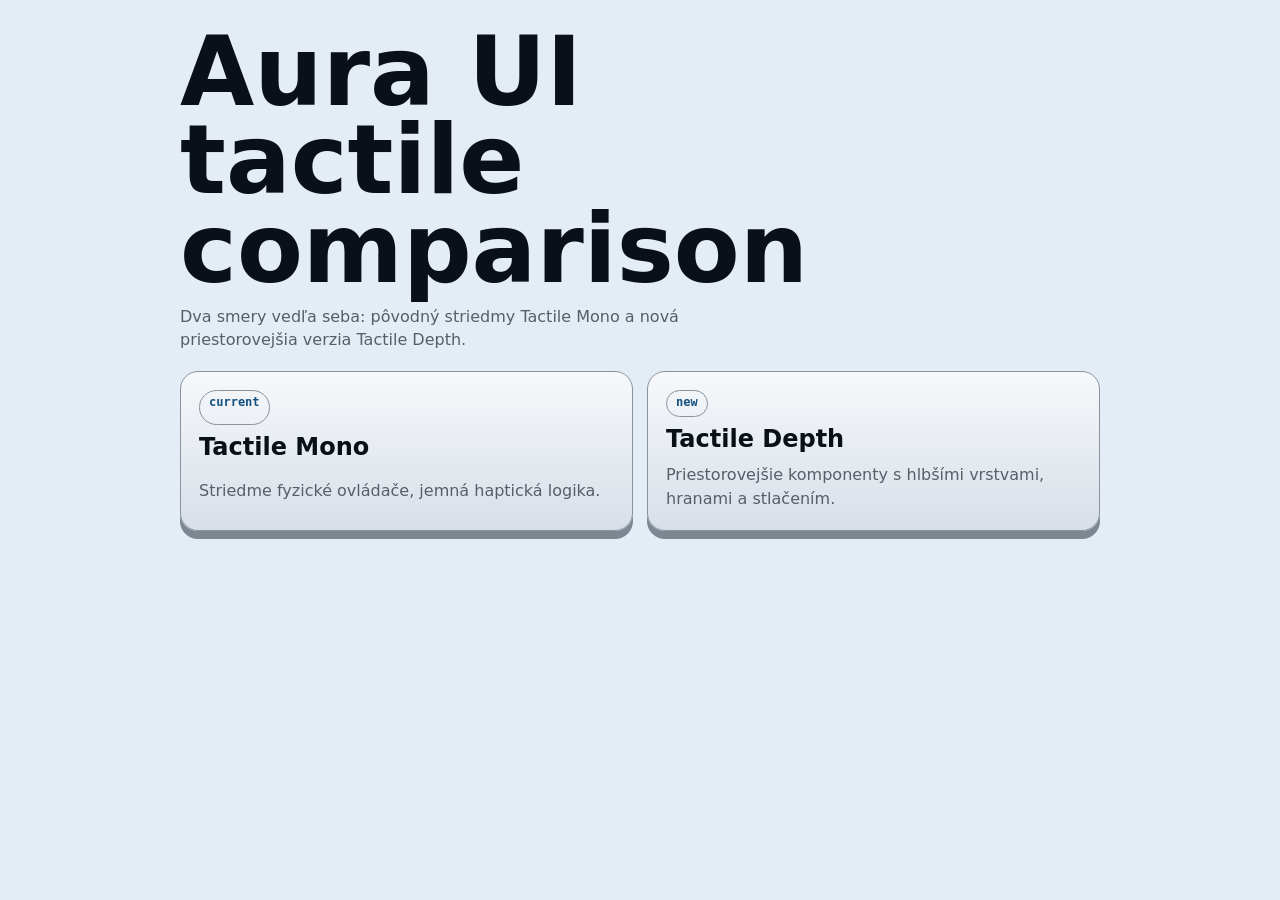
<file: index.html>
<!doctype html>
<html lang="sk">
<head>
  <meta charset="utf-8" />
  <meta name="viewport" content="width=device-width, initial-scale=1" />
  <title>Aura UI - Tactile comparison</title>
  <style>
    @layer reset, page;
    @layer reset {
      * { box-sizing: border-box; }
      body, h1, h2, p { margin: 0; }
      a { color: inherit; }
    }
    @layer page {
      :root {
        color-scheme: light dark;
        --bg: oklch(94% 0.015 250);
        --case: oklch(90% 0.014 250);
        --top: oklch(98% 0.004 250);
        --text: oklch(17% 0.018 250);
        --muted: oklch(48% 0.018 250);
        --line: oklch(66% 0.018 250);
        --cool: oklch(42% 0.1 248);
        --shadow: oklch(62% 0.018 250);
      }
      @media (prefers-color-scheme: dark) {
        :root {
          --bg: oklch(16% 0.018 250);
          --case: oklch(22% 0.018 250);
          --top: oklch(29% 0.018 250);
          --text: oklch(92% 0.012 250);
          --muted: oklch(69% 0.018 250);
          --line: oklch(42% 0.018 250);
          --cool: oklch(72% 0.1 248);
          --shadow: oklch(8% 0.012 250);
        }
      }
      body {
        min-height: 100svh;
        font-family: ui-sans-serif, system-ui, -apple-system, BlinkMacSystemFont, "Segoe UI", sans-serif;
        color: var(--text);
        background: var(--bg);
        line-height: 1.45;
      }
      main {
        width: min(920px, calc(100% - 24px));
        margin-inline: auto;
        padding: 28px 0 48px;
      }
      header {
        display: grid;
        gap: 12px;
        padding-bottom: 20px;
      }
      h1 {
        max-width: 11ch;
        font-size: clamp(46px, 15vw, 96px);
        line-height: .92;
        letter-spacing: 0;
      }
      p { max-width: 58ch; color: var(--muted); }
      nav {
        display: grid;
        grid-template-columns: repeat(auto-fit, minmax(min(100%, 270px), 1fr));
        gap: 14px;
      }
      a {
        display: grid;
        gap: 10px;
        min-height: 160px;
        padding: 18px;
        border: 1px solid var(--line);
        border-radius: 18px;
        background: linear-gradient(180deg, var(--top), var(--case));
        box-shadow: 0 8px 0 var(--shadow);
        text-decoration: none;
      }
      a:active { transform: translateY(5px); box-shadow: 0 3px 0 var(--shadow); }
      strong { font-size: 24px; line-height: 1; }
      span { color: var(--muted); }
      code {
        width: fit-content;
        border: 1px solid var(--line);
        border-radius: 999px;
        padding: 4px 9px;
        color: var(--cool);
        font: 700 12px ui-monospace, SFMono-Regular, Menlo, monospace;
      }
    }
  </style>
</head>
<body>
  <main>
    <header>
      <h1>Aura UI tactile comparison</h1>
      <p>Dva smery vedľa seba: pôvodný striedmy Tactile Mono a nová priestorovejšia verzia Tactile Depth.</p>
    </header>
    <nav aria-label="Aura UI comparison">
      <a href="/versions/fold-ui/">
        <code>current</code>
        <strong>Tactile Mono</strong>
        <span>Striedme fyzické ovládače, jemná haptická logika.</span>
      </a>
      <a href="/versions/tactile-depth/">
        <code>new</code>
        <strong>Tactile Depth</strong>
        <span>Priestorovejšie komponenty s hlbšími vrstvami, hranami a stlačením.</span>
      </a>
    </nav>
  </main>
</body>
</html>
</file>
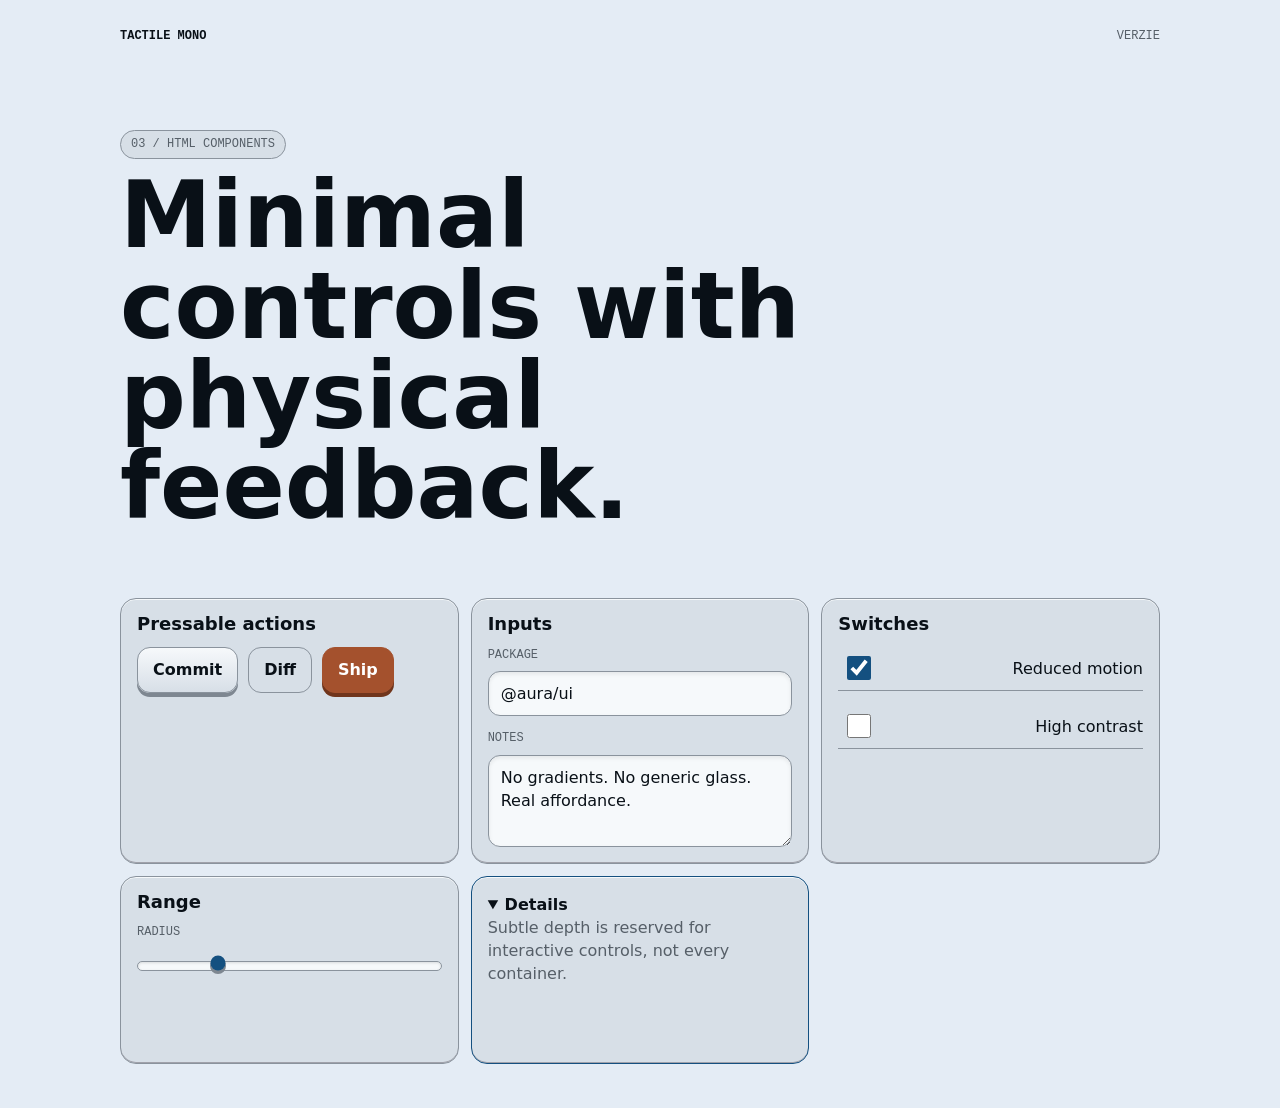
<file: versions/fold-ui/index.html>
<!doctype html>
<html lang="sk">
<head>
  <meta charset="utf-8" />
  <meta name="viewport" content="width=device-width, initial-scale=1" />
  <title>Tactile Mono - Aura UI</title>
  <link rel="stylesheet" href="./styles.css" />
</head>
<body>
  <main class="tm-console">
    <nav class="tm-top">
      <strong>Tactile Mono</strong>
      <a href="/">verzie</a>
    </nav>

    <section class="tm-head">
      <p>03 / html components</p>
      <h1>Minimal controls with physical feedback.</h1>
    </section>

    <section class="tm-panel" aria-label="Control samples">
      <article class="tm-module">
        <h2>Pressable actions</h2>
        <div class="tm-row">
          <button class="tm-button">Commit</button>
          <button class="tm-button" data-surface="flat">Diff</button>
          <button class="tm-button" data-surface="warm">Ship</button>
        </div>
      </article>

      <article class="tm-module">
        <h2>Inputs</h2>
        <label class="tm-field">
          <span>Package</span>
          <input class="tm-input" value="@aura/ui" />
        </label>
        <label class="tm-field">
          <span>Notes</span>
          <textarea class="tm-input tm-textarea">No gradients. No generic glass. Real affordance.</textarea>
        </label>
      </article>

      <article class="tm-module">
        <h2>Switches</h2>
        <label class="tm-switch">
          <input type="checkbox" checked />
          <span>Reduced motion</span>
        </label>
        <label class="tm-switch">
          <input type="checkbox" />
          <span>High contrast</span>
        </label>
      </article>

      <article class="tm-module">
        <h2>Range</h2>
        <label class="tm-field">
          <span>Radius</span>
          <input class="tm-range" type="range" min="0" max="12" value="3" />
        </label>
      </article>

      <details class="tm-module" open>
        <summary>Details</summary>
        <p>Subtle depth is reserved for interactive controls, not every container.</p>
      </details>
    </section>
  </main>
</body>
</html>
</file>
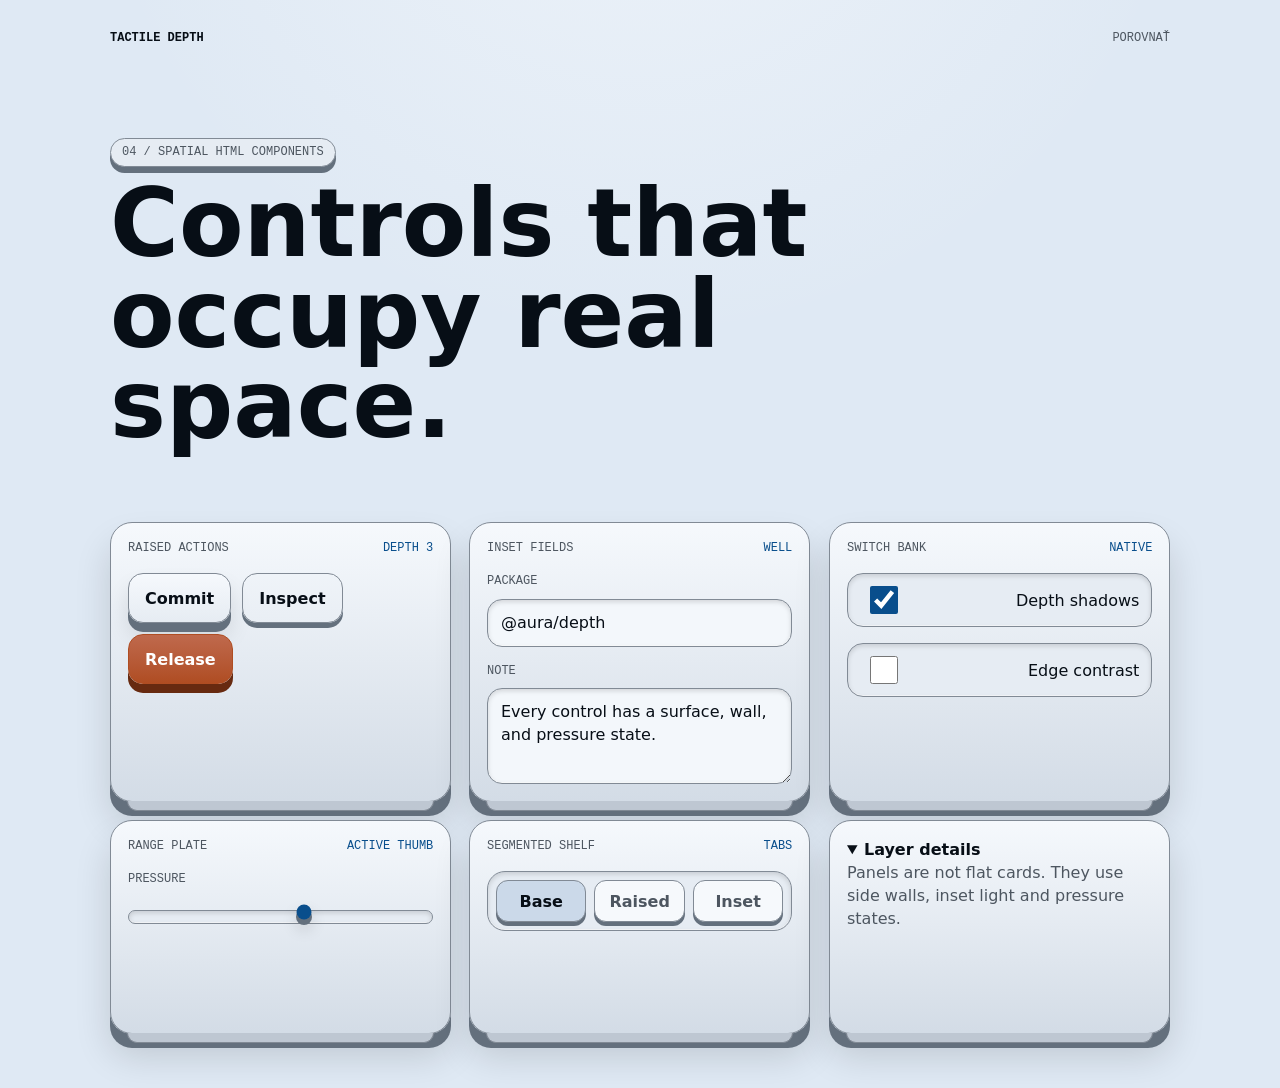
<file: versions/tactile-depth/index.html>
<!doctype html>
<html lang="sk">
<head>
  <meta charset="utf-8" />
  <meta name="viewport" content="width=device-width, initial-scale=1" />
  <title>Tactile Depth - Aura UI</title>
  <link rel="stylesheet" href="./styles.css" />
</head>
<body>
  <main class="td-stage">
    <nav class="td-top">
      <strong>Tactile Depth</strong>
      <a href="/">porovnať</a>
    </nav>

    <section class="td-head">
      <p>04 / spatial html components</p>
      <h1>Controls that occupy real space.</h1>
    </section>

    <section class="td-deck" aria-label="Spatial component samples">
      <article class="td-block td-block-actions">
        <header>
          <span>Raised actions</span>
          <output>depth 3</output>
        </header>
        <div class="td-row">
          <button class="td-button">Commit</button>
          <button class="td-button" data-surface="line">Inspect</button>
          <button class="td-button" data-surface="warm">Release</button>
        </div>
      </article>

      <article class="td-block">
        <header>
          <span>Inset fields</span>
          <output>well</output>
        </header>
        <label class="td-field">
          <span>Package</span>
          <input class="td-input" value="@aura/depth" />
        </label>
        <label class="td-field">
          <span>Note</span>
          <textarea class="td-input td-textarea">Every control has a surface, wall, and pressure state.</textarea>
        </label>
      </article>

      <article class="td-block">
        <header>
          <span>Switch bank</span>
          <output>native</output>
        </header>
        <label class="td-switch">
          <input type="checkbox" checked />
          <span>Depth shadows</span>
        </label>
        <label class="td-switch">
          <input type="checkbox" />
          <span>Edge contrast</span>
        </label>
      </article>

      <article class="td-block td-block-range">
        <header>
          <span>Range plate</span>
          <output>active thumb</output>
        </header>
        <label class="td-field">
          <span>Pressure</span>
          <input class="td-range" type="range" min="0" max="100" value="58" />
        </label>
      </article>

      <article class="td-block">
        <header>
          <span>Segmented shelf</span>
          <output>tabs</output>
        </header>
        <div class="td-tabs" role="tablist" aria-label="Depth tabs">
          <button class="td-tab" role="tab" aria-selected="true">Base</button>
          <button class="td-tab" role="tab" aria-selected="false">Raised</button>
          <button class="td-tab" role="tab" aria-selected="false">Inset</button>
        </div>
      </article>

      <details class="td-block" open>
        <summary>Layer details</summary>
        <p>Panels are not flat cards. They use side walls, inset light and pressure states.</p>
      </details>
    </section>
  </main>
</body>
</html>
</file>
<file: versions/fold-ui/styles.css>
@layer reset, tokens, base, layout, components;

@layer reset {
  *, *::before, *::after { box-sizing: border-box; }
  * { margin: 0; }
  body { min-height: 100svh; }
  button, input, textarea { font: inherit; }
  a { color: inherit; }
}

@layer tokens {
  :root {
    color-scheme: light dark;
    --bg: oklch(94% 0.015 250);
    --case: oklch(90% 0.014 250);
    --top: oklch(98% 0.004 250);
    --text: oklch(17% 0.018 250);
    --muted: oklch(48% 0.018 250);
    --line: oklch(66% 0.018 250);
    --cool: oklch(42% 0.1 248);
    --warm: oklch(53% 0.12 43);
    --shadow: oklch(62% 0.018 250);
    --sans: ui-sans-serif, system-ui, -apple-system, BlinkMacSystemFont, "Segoe UI", sans-serif;
    --mono: ui-monospace, SFMono-Regular, Menlo, Consolas, monospace;
  }

  @media (prefers-color-scheme: dark) {
    :root {
      --bg: oklch(16% 0.018 250);
      --case: oklch(22% 0.018 250);
      --top: oklch(29% 0.018 250);
      --text: oklch(92% 0.012 250);
      --muted: oklch(69% 0.018 250);
      --line: oklch(42% 0.018 250);
      --cool: oklch(72% 0.1 248);
      --warm: oklch(67% 0.14 43);
      --shadow: oklch(8% 0.012 250);
    }
  }
}

@layer base {
  body {
    font-family: var(--sans);
    color: var(--text);
    background: var(--bg);
    font-size: 16px;
    line-height: 1.45;
  }
  h1, h2 { letter-spacing: 0; line-height: .98; }
  h1 { max-width: 11ch; font-size: clamp(42px, 14vw, 92px); font-weight: 760; }
  h2 { font-size: 18px; font-weight: 760; }
  p { color: var(--muted); }
  :focus-visible { outline: 2px solid var(--cool); outline-offset: 4px; }
}

@layer layout {
  .tm-console {
    width: min(1040px, calc(100% - 20px));
    margin-inline: auto;
    padding: 10px 0 44px;
  }
  .tm-panel {
    display: grid;
    grid-template-columns: repeat(auto-fit, minmax(min(100%, 260px), 1fr));
    gap: 12px;
  }
}

@layer components {
  .tm-top {
    display: flex;
    justify-content: space-between;
    gap: 16px;
    align-items: center;
    min-height: 54px;
    font-family: var(--mono);
    font-size: 12px;
    text-transform: uppercase;
  }
  .tm-top a { color: var(--muted); text-decoration: none; }
  .tm-head {
    display: grid;
    gap: 12px;
    padding: clamp(28px, 9vw, 66px) 0;
  }
  .tm-head p {
    width: fit-content;
    border: 1px solid var(--line);
    border-radius: 999px;
    background: var(--case);
    padding: 5px 10px;
    font-family: var(--mono);
    font-size: 12px;
    text-transform: uppercase;
  }
  .tm-module {
    display: grid;
    gap: 14px;
    align-content: start;
    min-height: 188px;
    padding: 16px;
    border: 1px solid var(--line);
    border-radius: 16px;
    background: var(--case);
    box-shadow:
      inset 0 1px 0 var(--top),
      inset 0 -1px 0 color-mix(in oklch, var(--shadow), white 24%);
  }
  .tm-row { display: flex; flex-wrap: wrap; gap: 10px; }
  .tm-button {
    min-height: 46px;
    border: 1px solid var(--line);
    border-radius: 13px;
    background: linear-gradient(180deg, var(--top), var(--case));
    color: var(--text);
    padding: 9px 15px;
    font-weight: 780;
    box-shadow: 0 4px 0 var(--shadow);
    cursor: pointer;
    transform: translateY(0) scale(1);
    transition:
      transform 130ms ease,
      box-shadow 130ms ease,
      background 160ms ease;
  }
  .tm-button:active { transform: translateY(3px) scale(.965); box-shadow: 0 1px 0 var(--shadow); }
  .tm-button[data-surface="flat"] { box-shadow: none; background: transparent; }
  .tm-button[data-surface="warm"] { border-color: var(--warm); color: white; background: var(--warm); box-shadow: 0 4px 0 color-mix(in oklch, var(--warm), black 24%); }
  .tm-field { display: grid; gap: 7px; }
  .tm-field span { color: var(--muted); font-family: var(--mono); font-size: 12px; text-transform: uppercase; }
  .tm-input {
    width: 100%;
    min-height: 44px;
    border: 1px solid var(--line);
    border-radius: 12px;
    background: var(--top);
    color: var(--text);
    padding: 10px 12px;
    box-shadow: inset 0 2px 4px oklch(0% 0 0 / .08);
  }
  .tm-textarea { min-height: 92px; resize: vertical; }
  .tm-switch {
    display: flex;
    justify-content: space-between;
    gap: 12px;
    align-items: center;
    min-height: 44px;
    padding: 8px 0;
    border-bottom: 1px solid var(--line);
  }
  .tm-switch input { width: 42px; height: 24px; accent-color: var(--cool); }
  .tm-range {
    width: 100%;
    min-height: 34px;
    accent-color: var(--cool);
    cursor: pointer;
  }
  .tm-range::-webkit-slider-runnable-track {
    height: 10px;
    border: 1px solid var(--line);
    border-radius: 999px;
    background: var(--top);
    box-shadow: inset 0 1px 3px oklch(0% 0 0 / .12);
  }
  .tm-range::-webkit-slider-thumb {
    appearance: none;
    width: 22px;
    height: 22px;
    margin-top: -7px;
    border: 1px solid var(--line);
    border-radius: 50%;
    background: var(--cool);
    box-shadow: 0 3px 0 var(--shadow);
    transform: scale(1);
    transition: transform 140ms ease, box-shadow 140ms ease;
  }
  .tm-range:is(:active, :focus-visible)::-webkit-slider-thumb {
    transform: scale(1.42);
    box-shadow: 0 5px 0 var(--shadow);
  }
  .tm-range::-moz-range-track {
    height: 10px;
    border: 1px solid var(--line);
    border-radius: 999px;
    background: var(--top);
    box-shadow: inset 0 1px 3px oklch(0% 0 0 / .12);
  }
  .tm-range::-moz-range-thumb {
    width: 22px;
    height: 22px;
    border: 1px solid var(--line);
    border-radius: 50%;
    background: var(--cool);
    box-shadow: 0 3px 0 var(--shadow);
    transform: scale(1);
    transition: transform 140ms ease, box-shadow 140ms ease;
  }
  .tm-range:is(:active, :focus-visible)::-moz-range-thumb {
    transform: scale(1.42);
    box-shadow: 0 5px 0 var(--shadow);
  }
  details.tm-module summary { cursor: pointer; font-weight: 760; }
  details.tm-module[open] { border-color: var(--cool); }
}
</file>
<file: versions/tactile-depth/styles.css>
@layer reset, tokens, base, layout, components;

@layer reset {
  *, *::before, *::after { box-sizing: border-box; }
  * { margin: 0; }
  body { min-height: 100svh; }
  button, input, textarea { font: inherit; }
  a { color: inherit; }
}

@layer tokens {
  :root {
    color-scheme: light dark;
    --bg: oklch(93% 0.018 252);
    --plate: oklch(89% 0.017 252);
    --surface: oklch(98% 0.006 252);
    --surface-2: oklch(94% 0.011 252);
    --text: oklch(16% 0.02 252);
    --muted: oklch(45% 0.02 252);
    --line: oklch(63% 0.02 252);
    --edge: oklch(54% 0.025 252);
    --cool: oklch(42% 0.12 252);
    --warm: oklch(54% 0.14 42);
    --lift-1: 0 6px 0 var(--edge);
    --lift-2: 0 14px 0 var(--edge), 0 22px 36px oklch(0% 0 0 / .14);
    --press-depth: 9px;
    --inner: inset 0 2px 5px oklch(0% 0 0 / .14), inset 0 -1px 0 oklch(100% 0 0 / .6);
    --sans: ui-sans-serif, system-ui, -apple-system, BlinkMacSystemFont, "Segoe UI", sans-serif;
    --mono: ui-monospace, SFMono-Regular, Menlo, Consolas, monospace;
  }

  @media (prefers-color-scheme: dark) {
    :root {
      --bg: oklch(15% 0.02 252);
      --plate: oklch(19% 0.02 252);
      --surface: oklch(25% 0.02 252);
      --surface-2: oklch(21% 0.02 252);
      --text: oklch(92% 0.012 252);
      --muted: oklch(68% 0.018 252);
      --line: oklch(42% 0.02 252);
      --edge: oklch(8% 0.014 252);
      --cool: oklch(72% 0.11 252);
      --warm: oklch(68% 0.15 42);
      --inner: inset 0 2px 5px oklch(0% 0 0 / .4), inset 0 -1px 0 oklch(100% 0 0 / .08);
    }
  }
}

@layer base {
  body {
    font-family: var(--sans);
    color: var(--text);
    background:
      radial-gradient(circle at 50% -20%, color-mix(in oklch, var(--surface), transparent 35%), transparent 35rem),
      var(--bg);
    font-size: 16px;
    line-height: 1.44;
  }
  h1, h2 { letter-spacing: 0; line-height: .96; }
  h1 { max-width: 11ch; font-size: clamp(44px, 14vw, 94px); font-weight: 780; }
  p { color: var(--muted); }
  :focus-visible { outline: 2px solid var(--cool); outline-offset: 4px; }
}

@layer layout {
  .td-stage {
    width: min(1060px, calc(100% - 22px));
    margin-inline: auto;
    padding: 12px 0 54px;
    perspective: 900px;
  }
  .td-deck {
    display: grid;
    grid-template-columns: repeat(auto-fit, minmax(min(100%, 270px), 1fr));
    gap: 18px;
  }
}

@layer components {
  .td-top {
    display: flex;
    align-items: center;
    justify-content: space-between;
    gap: 16px;
    min-height: 54px;
    font-family: var(--mono);
    font-size: 12px;
    text-transform: uppercase;
  }
  .td-top a { color: var(--muted); text-decoration: none; }
  .td-head {
    display: grid;
    gap: 12px;
    padding: clamp(30px, 9vw, 72px) 0;
  }
  .td-head p {
    width: fit-content;
    border: 1px solid var(--line);
    border-radius: 999px;
    background: var(--surface-2);
    padding: 5px 11px;
    font-family: var(--mono);
    font-size: 12px;
    text-transform: uppercase;
    box-shadow: var(--lift-1);
  }
  .td-block {
    position: relative;
    display: grid;
    gap: 16px;
    align-content: start;
    min-height: 214px;
    padding: 17px;
    border: 1px solid var(--line);
    border-radius: 22px;
    background: linear-gradient(180deg, var(--surface), var(--plate));
    box-shadow: var(--lift-2);
    transform: rotateX(.01deg);
  }
  .td-block::after {
    content: "";
    position: absolute;
    inset: auto 16px -10px;
    height: 10px;
    border: 1px solid var(--line);
    border-top: 0;
    border-radius: 0 0 18px 18px;
    background: color-mix(in oklch, var(--plate), var(--edge) 18%);
  }
  .td-block header {
    display: flex;
    align-items: center;
    justify-content: space-between;
    gap: 12px;
    font-family: var(--mono);
    font-size: 12px;
    text-transform: uppercase;
    color: var(--muted);
  }
  .td-block output { color: var(--cool); }
  .td-row { display: flex; flex-wrap: wrap; gap: 11px; align-items: center; }
  .td-button {
    min-height: 50px;
    border: 1px solid var(--line);
    border-radius: 15px;
    background: linear-gradient(180deg, var(--surface), var(--surface-2));
    color: var(--text);
    padding: 10px 16px;
    font-weight: 800;
    box-shadow: 0 var(--press-depth) 0 var(--edge), 0 14px 22px oklch(0% 0 0 / .1);
    cursor: pointer;
    transform: translateY(0) scale(1);
    transition:
      transform 130ms ease,
      box-shadow 130ms ease,
      background 160ms ease;
  }
  .td-button:active {
    transform: translateY(7px) scale(.955);
    box-shadow: 0 2px 0 var(--edge), 0 6px 10px oklch(0% 0 0 / .12);
  }
  .td-button[data-surface="line"] { background: transparent; box-shadow: 0 5px 0 var(--edge); }
  .td-button[data-surface="warm"] {
    border-color: var(--warm);
    background: linear-gradient(180deg, color-mix(in oklch, var(--warm), white 16%), var(--warm));
    color: white;
    box-shadow: 0 var(--press-depth) 0 color-mix(in oklch, var(--warm), black 32%);
  }
  .td-field { display: grid; gap: 8px; }
  .td-field span {
    font-family: var(--mono);
    font-size: 12px;
    text-transform: uppercase;
    color: var(--muted);
  }
  .td-input {
    width: 100%;
    min-height: 48px;
    border: 1px solid var(--line);
    border-radius: 15px;
    background: color-mix(in oklch, var(--surface), var(--bg) 12%);
    color: var(--text);
    padding: 11px 13px;
    box-shadow: var(--inner);
  }
  .td-textarea { min-height: 96px; resize: vertical; }
  .td-switch {
    display: flex;
    align-items: center;
    justify-content: space-between;
    gap: 14px;
    min-height: 54px;
    padding: 10px 12px;
    border: 1px solid var(--line);
    border-radius: 16px;
    background: var(--surface-2);
    box-shadow: var(--inner);
  }
  .td-switch input { width: 48px; height: 28px; accent-color: var(--cool); }
  .td-range {
    width: 100%;
    min-height: 40px;
    cursor: pointer;
    accent-color: var(--cool);
  }
  .td-range::-webkit-slider-runnable-track {
    height: 14px;
    border: 1px solid var(--line);
    border-radius: 999px;
    background: var(--surface-2);
    box-shadow: var(--inner);
  }
  .td-range::-webkit-slider-thumb {
    appearance: none;
    width: 26px;
    height: 26px;
    margin-top: -7px;
    border: 1px solid var(--line);
    border-radius: 50%;
    background: var(--cool);
    box-shadow: 0 5px 0 var(--edge), 0 9px 16px oklch(0% 0 0 / .16);
    transform: scale(1);
    transition: transform 140ms ease, box-shadow 140ms ease;
  }
  .td-range:is(:active, :focus-visible)::-webkit-slider-thumb {
    transform: scale(1.55);
    box-shadow: 0 7px 0 var(--edge), 0 13px 22px oklch(0% 0 0 / .2);
  }
  .td-range::-moz-range-track {
    height: 14px;
    border: 1px solid var(--line);
    border-radius: 999px;
    background: var(--surface-2);
    box-shadow: var(--inner);
  }
  .td-range::-moz-range-thumb {
    width: 26px;
    height: 26px;
    border: 1px solid var(--line);
    border-radius: 50%;
    background: var(--cool);
    box-shadow: 0 5px 0 var(--edge), 0 9px 16px oklch(0% 0 0 / .16);
    transform: scale(1);
    transition: transform 140ms ease, box-shadow 140ms ease;
  }
  .td-range:is(:active, :focus-visible)::-moz-range-thumb {
    transform: scale(1.55);
    box-shadow: 0 7px 0 var(--edge), 0 13px 22px oklch(0% 0 0 / .2);
  }
  .td-tabs {
    display: grid;
    grid-template-columns: repeat(3, 1fr);
    gap: 8px;
    padding: 8px;
    border: 1px solid var(--line);
    border-radius: 18px;
    background: var(--surface-2);
    box-shadow: var(--inner);
  }
  .td-tab {
    min-height: 42px;
    border: 1px solid var(--line);
    border-radius: 12px;
    background: var(--surface);
    color: var(--muted);
    font-weight: 760;
    box-shadow: 0 4px 0 var(--edge);
  }
  .td-tab[aria-selected="true"] { color: var(--text); background: color-mix(in oklch, var(--cool), var(--surface) 82%); }
  details.td-block summary { cursor: pointer; font-weight: 800; }
  details.td-block p { max-width: 48ch; }
}
</file>
